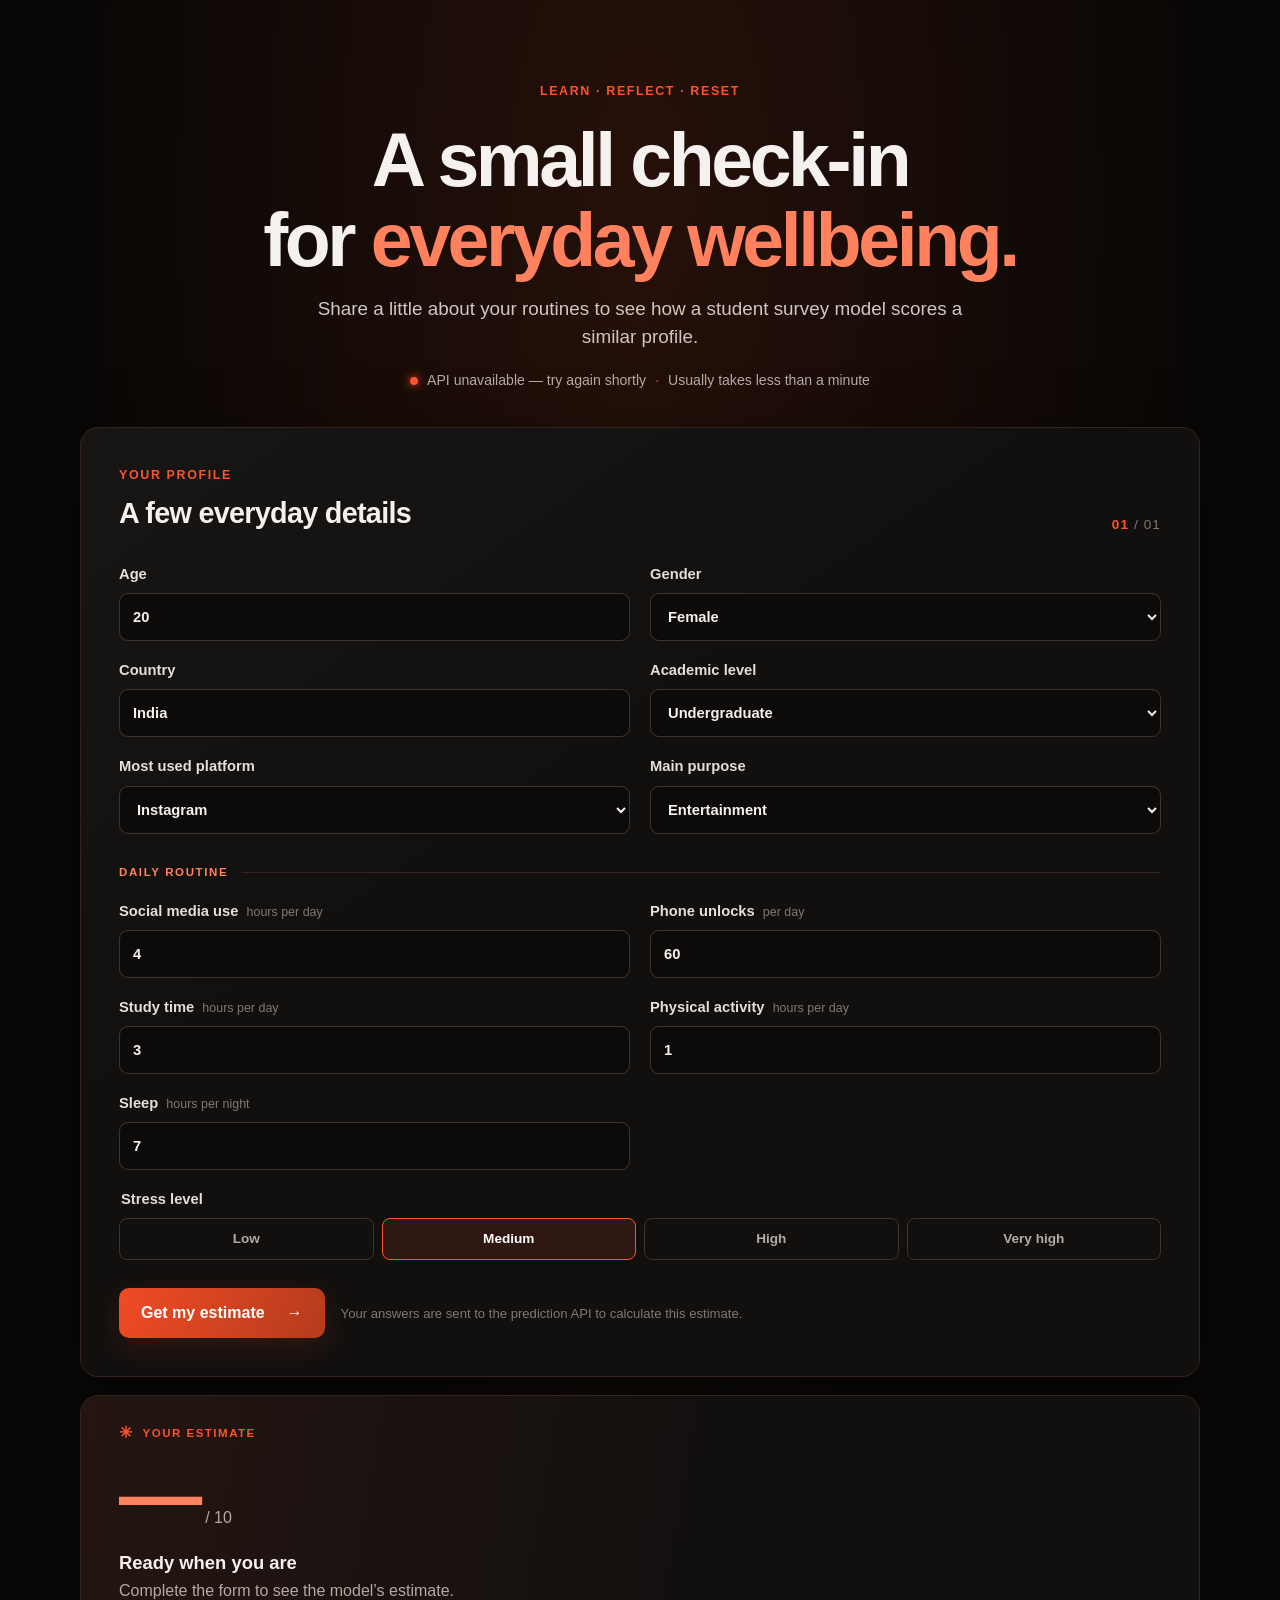
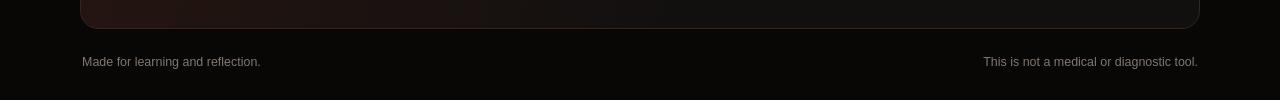
<file: index.html>
<!doctype html>
<html lang="en">
<head>
  <meta charset="utf-8">
  <meta name="viewport" content="width=device-width, initial-scale=1">
  <meta name="theme-color" content="#090807">
  <meta name="description" content="An educational student wellbeing score estimate based on lifestyle and daily habits.">
  <title>Student Mental Health Score Predictor</title>
  <link rel="stylesheet" href="style.css">
  <style>
    .support-prompt{margin-top:22px;border:1px solid rgba(255,129,94,.35);border-radius:12px;padding:20px;background:rgba(255,81,43,.06)}
    .support-prompt h3{margin:8px 0 6px;font-size:1.1rem}
    .support-prompt>p:not(.section-kicker){max-width:720px;margin:0 0 14px;color:var(--muted)}
    .support-link{display:inline-flex;gap:10px;color:var(--orange-soft);font-weight:700;text-decoration:none}.support-link:hover{color:#fff}
  </style>
  <script src="script.js" defer></script>
</head>
<body>
  <main class="shell">
    <header class="hero">
      <p class="eyebrow">LEARN · REFLECT · RESET</p>
      <h1>A small check-in<br>for <span>everyday wellbeing.</span></h1>
      <p class="intro">Share a little about your routines to see how a student survey model scores a similar profile.</p>
      <div class="hero-meta">
        <span class="status-dot" aria-hidden="true"></span>
        <span id="api-status" role="status" aria-live="polite">Checking connection</span>
        <span class="meta-divider" aria-hidden="true">·</span>
        <span>Usually takes less than a minute</span>
      </div>
    </header>

    <section class="panel" aria-labelledby="form-title">
      <div class="panel-heading">
        <div><p class="section-kicker">YOUR PROFILE</p><h2 id="form-title">A few everyday details</h2></div>
        <span class="step">01 <span>/ 01</span></span>
      </div>
      <form id="predict-form">
        <div class="form-grid">
          <label class="field"><span>Age</span><input name="age" type="number" min="10" max="100" value="20" required></label>
          <label class="field"><span>Gender</span><select name="gender" required><option>Female</option><option>Male</option></select></label>
          <label class="field"><span>Country</span><input name="country" type="text" value="India" required></label>
          <label class="field"><span>Academic level</span><select name="academic_level" required><option>High School</option><option selected>Undergraduate</option><option>Graduate</option></select></label>
          <label class="field"><span>Most used platform</span><select name="most_used_platform" required><option>Instagram</option><option>TikTok</option><option>YouTube</option><option>WhatsApp</option><option>Facebook</option><option>Snapchat</option><option>Twitter</option><option>LinkedIn</option><option>LINE</option><option>KakaoTalk</option><option>VKontakte</option><option>WeChat</option></select></label>
          <label class="field"><span>Main purpose</span><select name="purpose_of_use" required><option>Entertainment</option><option>Education</option><option>Networking</option><option>News</option></select></label>
        </div>
        <div class="section-rule"><span>DAILY ROUTINE</span></div>
        <div class="form-grid">
          <label class="field"><span>Social media use <small>hours per day</small></span><input name="avg_daily_usage_hours" type="number" min="0" max="24" step="0.5" value="4" required></label>
          <label class="field"><span>Phone unlocks <small>per day</small></span><input name="daily_unlocks" type="number" min="0" step="1" value="60" required></label>
          <label class="field"><span>Study time <small>hours per day</small></span><input name="study_hours" type="number" min="0" max="24" step="0.5" value="3" required></label>
          <label class="field"><span>Physical activity <small>hours per day</small></span><input name="physical_activity_hours" type="number" min="0" max="24" step="0.5" value="1" required></label>
          <label class="field"><span>Sleep <small>hours per night</small></span><input name="sleep_hours_per_night" type="number" min="0" max="24" step="0.5" value="7" required></label>
          <fieldset class="field stress-field"><legend>Stress level</legend><div class="choices">
            <label><input type="radio" name="stress_level" value="Low"><span>Low</span></label>
            <label><input type="radio" name="stress_level" value="Medium" checked><span>Medium</span></label>
            <label><input type="radio" name="stress_level" value="High"><span>High</span></label>
            <label><input type="radio" name="stress_level" value="Very High"><span>Very high</span></label>
          </div></fieldset>
        </div>
        <div id="message" class="message" role="alert" hidden></div>
        <div class="actions"><button class="submit" id="submit" type="submit"><span>Get my estimate</span><span aria-hidden="true">→</span></button><p class="privacy-note">Your answers are sent to the prediction API to calculate this estimate.</p></div>
      </form>
    </section>
    <section class="result-card" id="result" aria-live="polite" aria-labelledby="result-title">
      <div class="result-label"><span class="result-mark" aria-hidden="true">✳</span> YOUR ESTIMATE</div>
      <div class="score-row"><strong id="score">—</strong><span>/ 10</span></div>
      <h2 id="result-title">Ready when you are</h2>
      <p id="result-copy">Complete the form to see the model’s estimate.</p>
      <div class="support-prompt" id="low-score-support" hidden>
        <p class="section-kicker">A PROJECT DEMO</p>
        <h3>It can help to talk to someone.</h3>
        <p>An estimate below 6 cannot tell how you’re feeling or what support you need. If you’ve been feeling alone, consider reaching out to someone you trust. This sample package is only a project demo.</p>
        <a class="support-link" href="support.html">View the demo support page <span aria-hidden="true">→</span></a>
      </div>
    </section>
    <footer><span>Made for learning and reflection.</span><span>This is not a medical or diagnostic tool.</span></footer>
  </main>
  <script>
    const scoreNode = document.querySelector("#score");
    const supportPrompt = document.querySelector("#low-score-support");
    new MutationObserver(() => {
      const value = Number(scoreNode.textContent);
      supportPrompt.hidden = !Number.isFinite(value) || value >= 6;
    }).observe(scoreNode, { childList: true, characterData: true, subtree: true });
  </script>
</body>
</html>
</file>
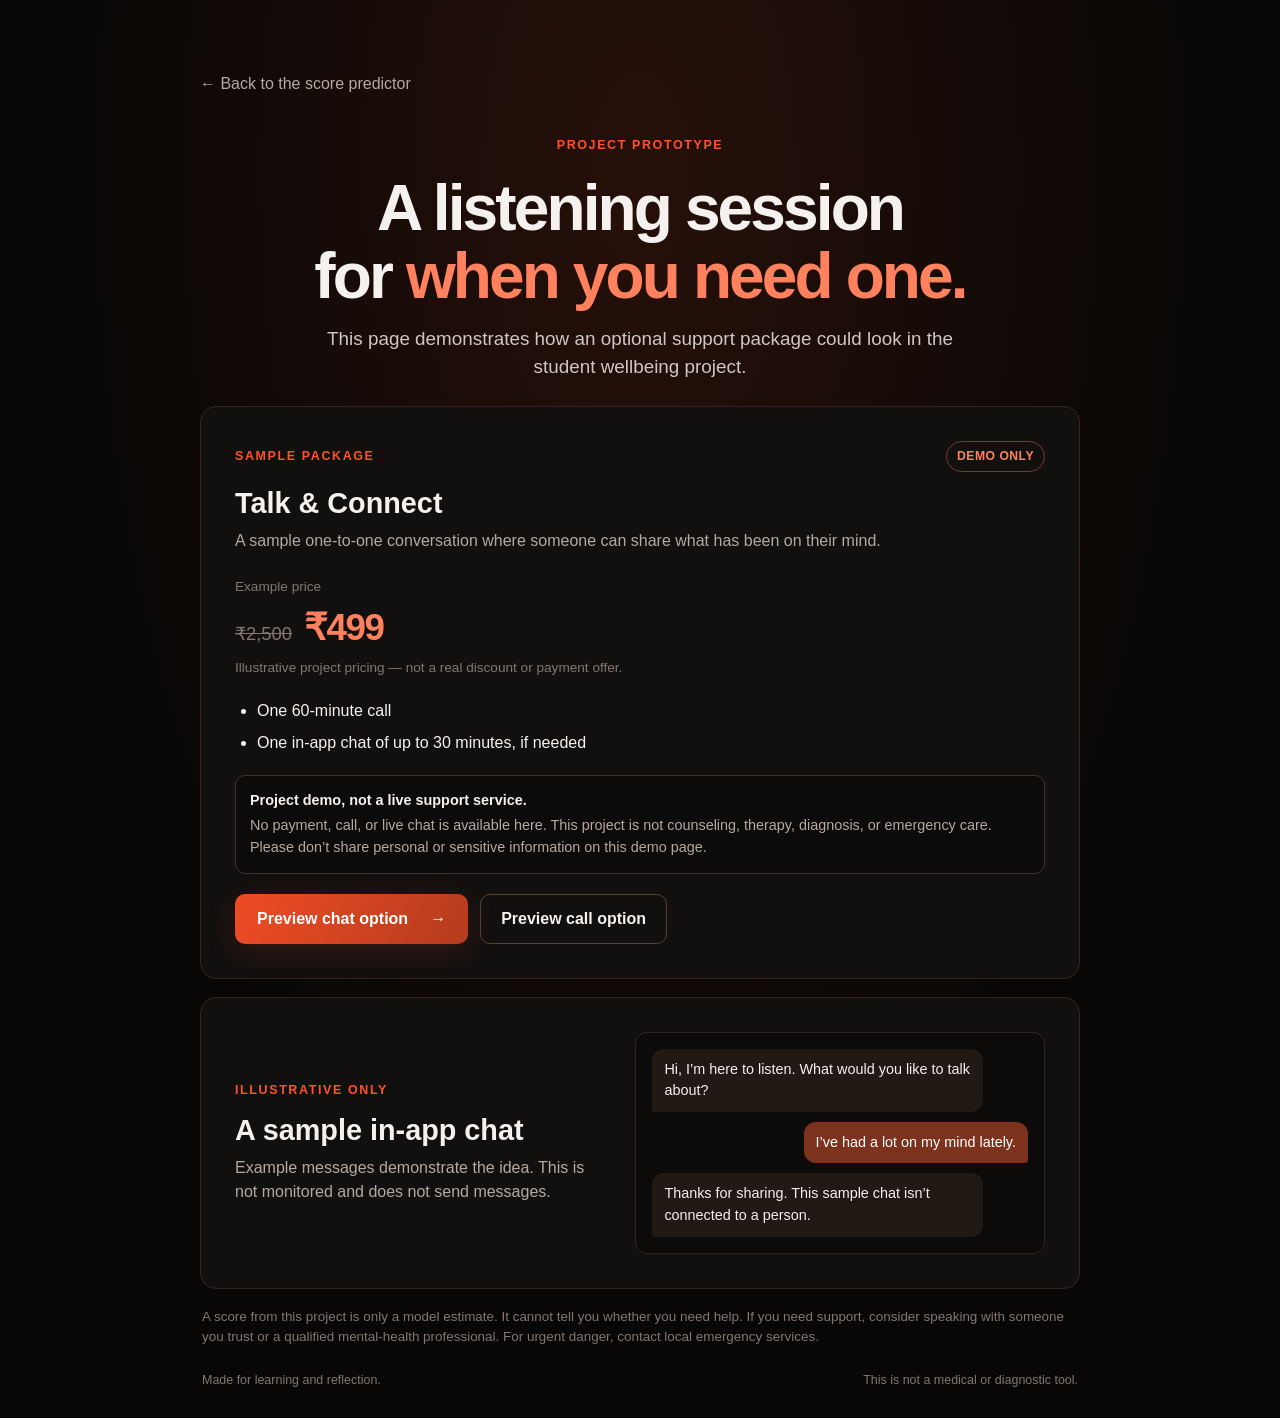
<file: support.html>
<!doctype html>
<html lang="en">
<head>
  <meta charset="utf-8">
  <meta name="viewport" content="width=device-width, initial-scale=1">
  <meta name="theme-color" content="#090807">
  <meta name="description" content="A clearly labeled project demo of a student support package interface.">
  <title>Support Package Demo · Student Wellbeing Project</title>
  <link rel="stylesheet" href="style.css">
  <style>
    .support-shell{max-width:880px}.back-link{display:inline-block;margin-bottom:30px;color:var(--muted);text-decoration:none}.back-link:hover{color:var(--text)}
    .support-hero{padding-bottom:25px}.support-hero h1{font-size:clamp(2.5rem,6vw,4rem)}
    .offer-card,.chat-preview{border:1px solid var(--line);border-radius:16px;padding:clamp(22px,4vw,34px);background:var(--surface)}
    .offer-topline{display:flex;align-items:center;justify-content:space-between;gap:12px}.demo-tag{border:1px solid rgba(255,129,94,.4);border-radius:999px;padding:5px 10px;color:var(--orange-soft);font-size:.76rem;font-weight:700;letter-spacing:.04em;text-transform:uppercase}
    .offer-card h2,.chat-preview h2{margin:10px 0 4px;font-size:clamp(1.4rem,3vw,1.8rem)}.offer-description,.chat-caption{margin:0;color:var(--muted)}
    .demo-price{margin:24px 0 18px}.demo-price>span,.demo-price small{display:block;color:var(--dim);font-size:.85rem}.demo-price p{margin:3px 0;display:flex;align-items:baseline;gap:12px}.demo-price s{color:var(--dim);font-size:1.15rem}.demo-price strong{color:var(--orange-soft);font-size:2.3rem;letter-spacing:-.04em}
    .package-details{margin:20px 0;padding-left:22px;color:var(--text)}.package-details li+li{margin-top:8px}.demo-notice{display:grid;gap:4px;border:1px solid #40332d;border-radius:10px;padding:14px;color:var(--muted);background:#0d0b0a;font-size:.9rem}.demo-notice strong{color:var(--text)}
    .demo-actions{display:flex;flex-wrap:wrap;gap:12px;margin-top:20px}.demo-button{width:auto}.secondary-button{min-height:50px;border:1px solid #544037;border-radius:10px;padding:0 20px;color:var(--text);background:transparent;font-weight:700;cursor:pointer}.secondary-button:hover{border-color:var(--orange)}.demo-feedback{margin:14px 0 0;color:var(--orange-soft)}
    .chat-preview{margin-top:18px;display:grid;grid-template-columns:1fr 1.1fr;gap:28px;align-items:center}.chat-window{display:grid;gap:10px;padding:16px;border:1px solid #30241f;border-radius:12px;background:#0d0b0a}.chat-bubble{max-width:88%;border-radius:12px 12px 12px 3px;padding:10px 12px;color:var(--text);background:#211914;font-size:.9rem}.chat-bubble.visitor{justify-self:end;border-radius:12px 12px 3px 12px;color:#fff;background:#7c321d}
    .safety-note{margin:18px 2px;color:var(--dim);font-size:.84rem}@media(max-width:650px){.chat-preview{grid-template-columns:1fr}.demo-actions{align-items:stretch;flex-direction:column}.demo-button{width:100%}}
  </style>
</head>
<body>
  <main class="shell support-shell">
    <a class="back-link" href="index.html">← Back to the score predictor</a>
    <header class="hero support-hero">
      <p class="eyebrow">PROJECT PROTOTYPE</p>
      <h1>A listening session<br>for <span>when you need one.</span></h1>
      <p class="intro">This page demonstrates how an optional support package could look in the student wellbeing project.</p>
    </header>
    <section class="offer-card" aria-labelledby="offer-title">
      <div class="offer-topline"><p class="section-kicker">SAMPLE PACKAGE</p><span class="demo-tag">Demo only</span></div>
      <h2 id="offer-title">Talk &amp; Connect</h2>
      <p class="offer-description">A sample one-to-one conversation where someone can share what has been on their mind.</p>
      <div class="demo-price" aria-label="Sample project pricing, not a real offer"><span>Example price</span><p><s>₹2,500</s> <strong>₹499</strong></p><small>Illustrative project pricing — not a real discount or payment offer.</small></div>
      <ul class="package-details"><li>One 60-minute call</li><li>One in-app chat of up to 30 minutes, if needed</li></ul>
      <div class="demo-notice" role="note"><strong>Project demo, not a live support service.</strong><span>No payment, call, or live chat is available here. This project is not counseling, therapy, diagnosis, or emergency care. Please don’t share personal or sensitive information on this demo page.</span></div>
      <div class="demo-actions"><button class="submit demo-button" type="button" data-demo="chat">Preview chat option <span aria-hidden="true">→</span></button><button class="secondary-button demo-button" type="button" data-demo="call">Preview call option</button></div>
      <p class="demo-feedback" id="demo-feedback" role="status" aria-live="polite" hidden></p>
    </section>
    <section class="chat-preview" aria-labelledby="chat-title"><div><p class="section-kicker">ILLUSTRATIVE ONLY</p><h2 id="chat-title">A sample in-app chat</h2><p class="chat-caption">Example messages demonstrate the idea. This is not monitored and does not send messages.</p></div><div class="chat-window" aria-label="Static sample chat"><div class="chat-bubble">Hi, I’m here to listen. What would you like to talk about?</div><div class="chat-bubble visitor">I’ve had a lot on my mind lately.</div><div class="chat-bubble">Thanks for sharing. This sample chat isn’t connected to a person.</div></div></section>
    <p class="safety-note">A score from this project is only a model estimate. It cannot tell you whether you need help. If you need support, consider speaking with someone you trust or a qualified mental-health professional. For urgent danger, contact local emergency services.</p>
    <footer><span>Made for learning and reflection.</span><span>This is not a medical or diagnostic tool.</span></footer>
  </main>
  <script>
    const feedback = document.querySelector("#demo-feedback");
    document.querySelectorAll("[data-demo]").forEach((button) => {
      button.addEventListener("click", () => {
        const option = button.dataset.demo === "chat" ? "chat" : "call";
        feedback.textContent = "Demo only: the " + option + " option is a visual prototype. It does not connect to anyone or place a call.";
        feedback.hidden = false;
      });
    });
  </script>
</body>
</html>
</file>
<file: style.css>
:root {
  color-scheme: dark;
  --bg: #080706;
  --surface: #12100f;
  --surface-raised: #191513;
  --line: #34241d;
  --text: #f5f1ee;
  --muted: #b4a9a3;
  --dim: #827771;
  --orange: #ff512b;
  --orange-soft: #ff815e;
  --glow: rgba(177, 57, 24, .18);
  font-family: Inter, "Segoe UI", Arial, sans-serif;
}
* { box-sizing: border-box; }
html { min-width: 320px; background: var(--bg); }
body {
  margin: 0;
  min-height: 100vh;
  color: var(--text);
  background: radial-gradient(ellipse at 50% 12%, var(--glow), transparent 36rem), var(--bg);
  line-height: 1.5;
}
button, input, select { font: inherit; }
.shell { width: min(1120px, calc(100% - 40px)); margin: 0 auto; padding: 72px 0 28px; }
.hero { text-align: center; padding: 10px 16px 36px; }
.eyebrow, .section-kicker, .result-label {
  margin: 0; color: var(--orange); font-size: .78rem; font-weight: 700; letter-spacing: .13em;
}
.hero h1 { margin: 19px 0 14px; font-size: clamp(2.4rem, 6.2vw, 4.7rem); line-height: 1.07; letter-spacing: -.045em; font-weight: 600; }
.hero h1 span { color: var(--orange-soft); }
.intro { max-width: 660px; margin: 0 auto; color: #d0c7c2; font-size: clamp(1rem, 2vw, 1.18rem); }
.hero-meta { display: flex; justify-content: center; align-items: center; gap: 9px; margin-top: 19px; color: var(--muted); font-size: .88rem; }
.status-dot { width: 8px; height: 8px; border-radius: 50%; background: #858078; box-shadow: 0 0 10px currentColor; }
.status-dot.online { background: #86c89b; color: #86c89b; }
.status-dot.offline { background: var(--orange); color: var(--orange); }
.meta-divider { color: var(--orange); }
.panel, .result-card { border: 1px solid var(--line); border-radius: 18px; background: linear-gradient(145deg, rgba(255,255,255,.025), transparent 42%), var(--surface); }
.panel { padding: clamp(22px, 4vw, 38px); box-shadow: 0 22px 80px rgba(0,0,0,.32); }
.panel-heading { display: flex; justify-content: space-between; align-items: flex-end; gap: 16px; margin-bottom: 28px; }
.panel-heading h2 { margin: 7px 0 0; font-size: clamp(1.35rem, 3vw, 1.8rem); letter-spacing: -.025em; font-weight: 550; }
.step { color: var(--orange); font-size: .85rem; font-weight: 700; letter-spacing: .08em; }
.step span { color: var(--dim); font-weight: 500; }
.form-grid { display: grid; grid-template-columns: repeat(2, minmax(0, 1fr)); gap: 18px 20px; }
.field { display: flex; min-width: 0; flex-direction: column; gap: 8px; color: #e5ded9; font-size: .92rem; font-weight: 600; }
.field small { margin-left: 4px; color: var(--dim); font-size: .78rem; font-weight: 400; }
.field input, .field select {
  width: 100%; min-height: 48px; border: 1px solid #40332d; border-radius: 9px; padding: 10px 13px;
  color: var(--text); background-color: #0d0b0a; outline: none; transition: border-color .16s, box-shadow .16s;
}
.field input:focus, .field select:focus { border-color: var(--orange); box-shadow: 0 0 0 3px rgba(255,81,43,.16); }
.field select { cursor: pointer; }
.section-rule { display: flex; align-items: center; gap: 14px; margin: 30px 0 19px; color: var(--orange-soft); font-size: .72rem; font-weight: 700; letter-spacing: .14em; }
.section-rule::after { height: 1px; flex: 1; background: var(--line); content: ""; }
.stress-field { grid-column: 1 / -1; margin: 0; padding: 0; border: 0; }
.stress-field legend { margin-bottom: 8px; color: #e5ded9; font-size: .92rem; font-weight: 600; }
.choices { display: grid; grid-template-columns: repeat(4, 1fr); gap: 8px; }
.choices label { position: relative; cursor: pointer; }
.choices input { position: absolute; opacity: 0; inset: 0; }
.choices label span { display: block; border: 1px solid #40332d; border-radius: 8px; padding: 10px 8px; color: var(--muted); text-align: center; font-size: .85rem; transition: .16s; }
.choices input:checked + span { border-color: var(--orange); color: #fff; background: rgba(255,81,43,.12); }
.choices input:focus-visible + span { outline: 2px solid var(--orange-soft); outline-offset: 2px; }
.message { margin-top: 18px; border: 1px solid rgba(255,81,43,.45); border-radius: 8px; padding: 12px 14px; color: #ffd6ca; background: rgba(255,81,43,.09); }
.actions { display: flex; align-items: center; flex-wrap: wrap; gap: 16px; margin-top: 28px; }
.submit { display: inline-flex; align-items: center; justify-content: center; gap: 22px; min-height: 50px; border: 0; border-radius: 10px; padding: 0 22px; color: #fff; background: linear-gradient(115deg, #f04b25, #b43c1d); box-shadow: 0 8px 28px rgba(202,66,31,.18); font-weight: 700; cursor: pointer; transition: transform .15s, filter .15s; }
.submit:hover { transform: translateY(-1px); filter: brightness(1.12); }
.submit:focus-visible { outline: 2px solid #fff; outline-offset: 3px; }
.submit:disabled { opacity: .65; cursor: wait; transform: none; }
.privacy-note { margin: 0; color: var(--dim); font-size: .82rem; }
.result-card { margin-top: 18px; padding: 25px clamp(22px, 4vw, 38px); background: linear-gradient(100deg, rgba(255,81,43,.08), transparent 55%), var(--surface); }
.result-label { display: flex; align-items: center; gap: 9px; font-size: .72rem; }
.result-mark { font-size: 1rem; }
.score-row { display: flex; align-items: baseline; gap: 8px; margin-top: 8px; }
.score-row strong { color: var(--orange-soft); font-size: clamp(3.5rem, 8vw, 5.2rem); line-height: 1; letter-spacing: -.06em; font-weight: 600; }
.score-row span { color: var(--muted); font-size: 1rem; }
.result-card h2 { margin: 12px 0 3px; font-size: 1.15rem; font-weight: 600; }
.result-card p { margin: 0; color: var(--muted); }
footer { display: flex; justify-content: space-between; gap: 12px; margin: 24px 2px 0; color: var(--dim); font-size: .78rem; }
@media (max-width: 600px) {
  .shell { width: min(100% - 28px, 520px); padding-top: 44px; }
  .hero { padding-bottom: 25px; }
  .hero-meta { flex-wrap: wrap; font-size: .8rem; }
  .form-grid { grid-template-columns: 1fr; gap: 15px; }
  .stress-field { grid-column: auto; }
  .choices { grid-template-columns: repeat(2, 1fr); }
  .actions { align-items: stretch; }
  .submit { width: 100%; }
  footer { flex-direction: column; }
}
@media (prefers-reduced-motion: reduce) { *, *::before, *::after { scroll-behavior: auto !important; transition-duration: .01ms !important; } }
</file>
